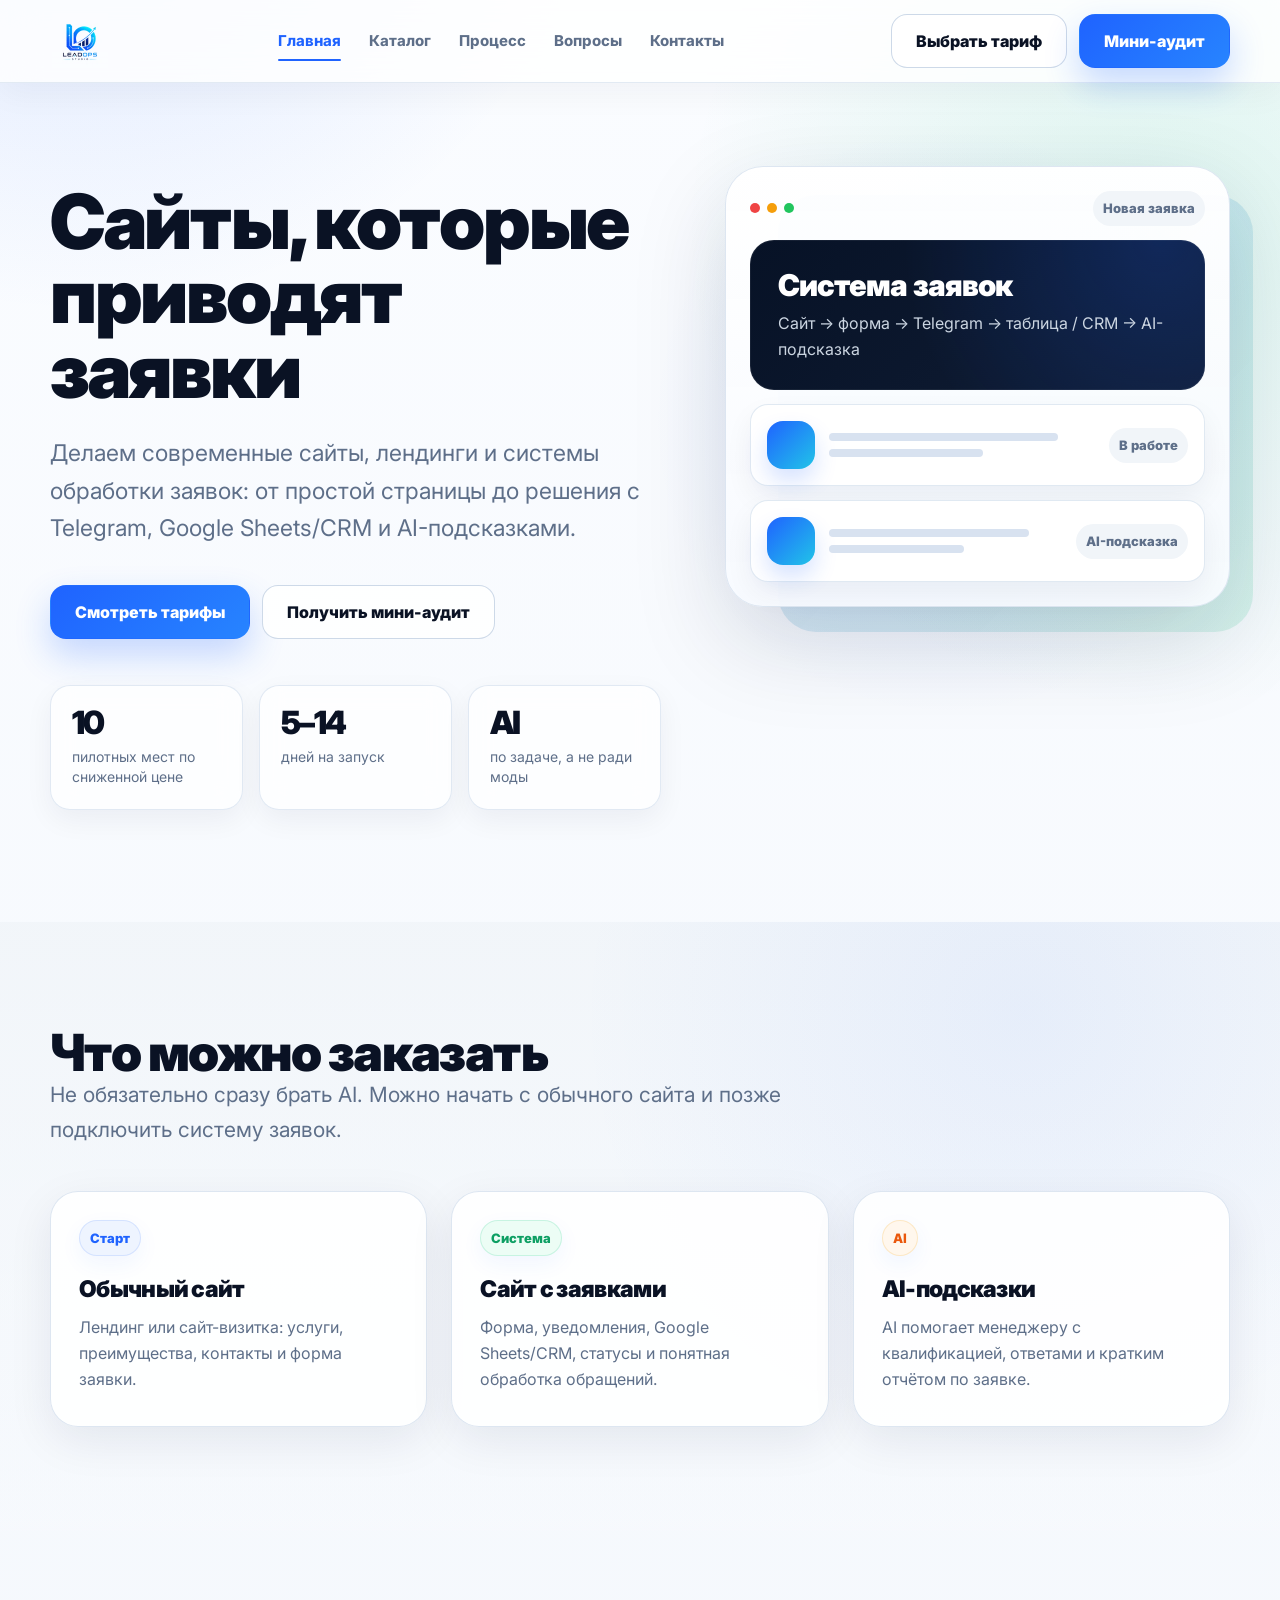
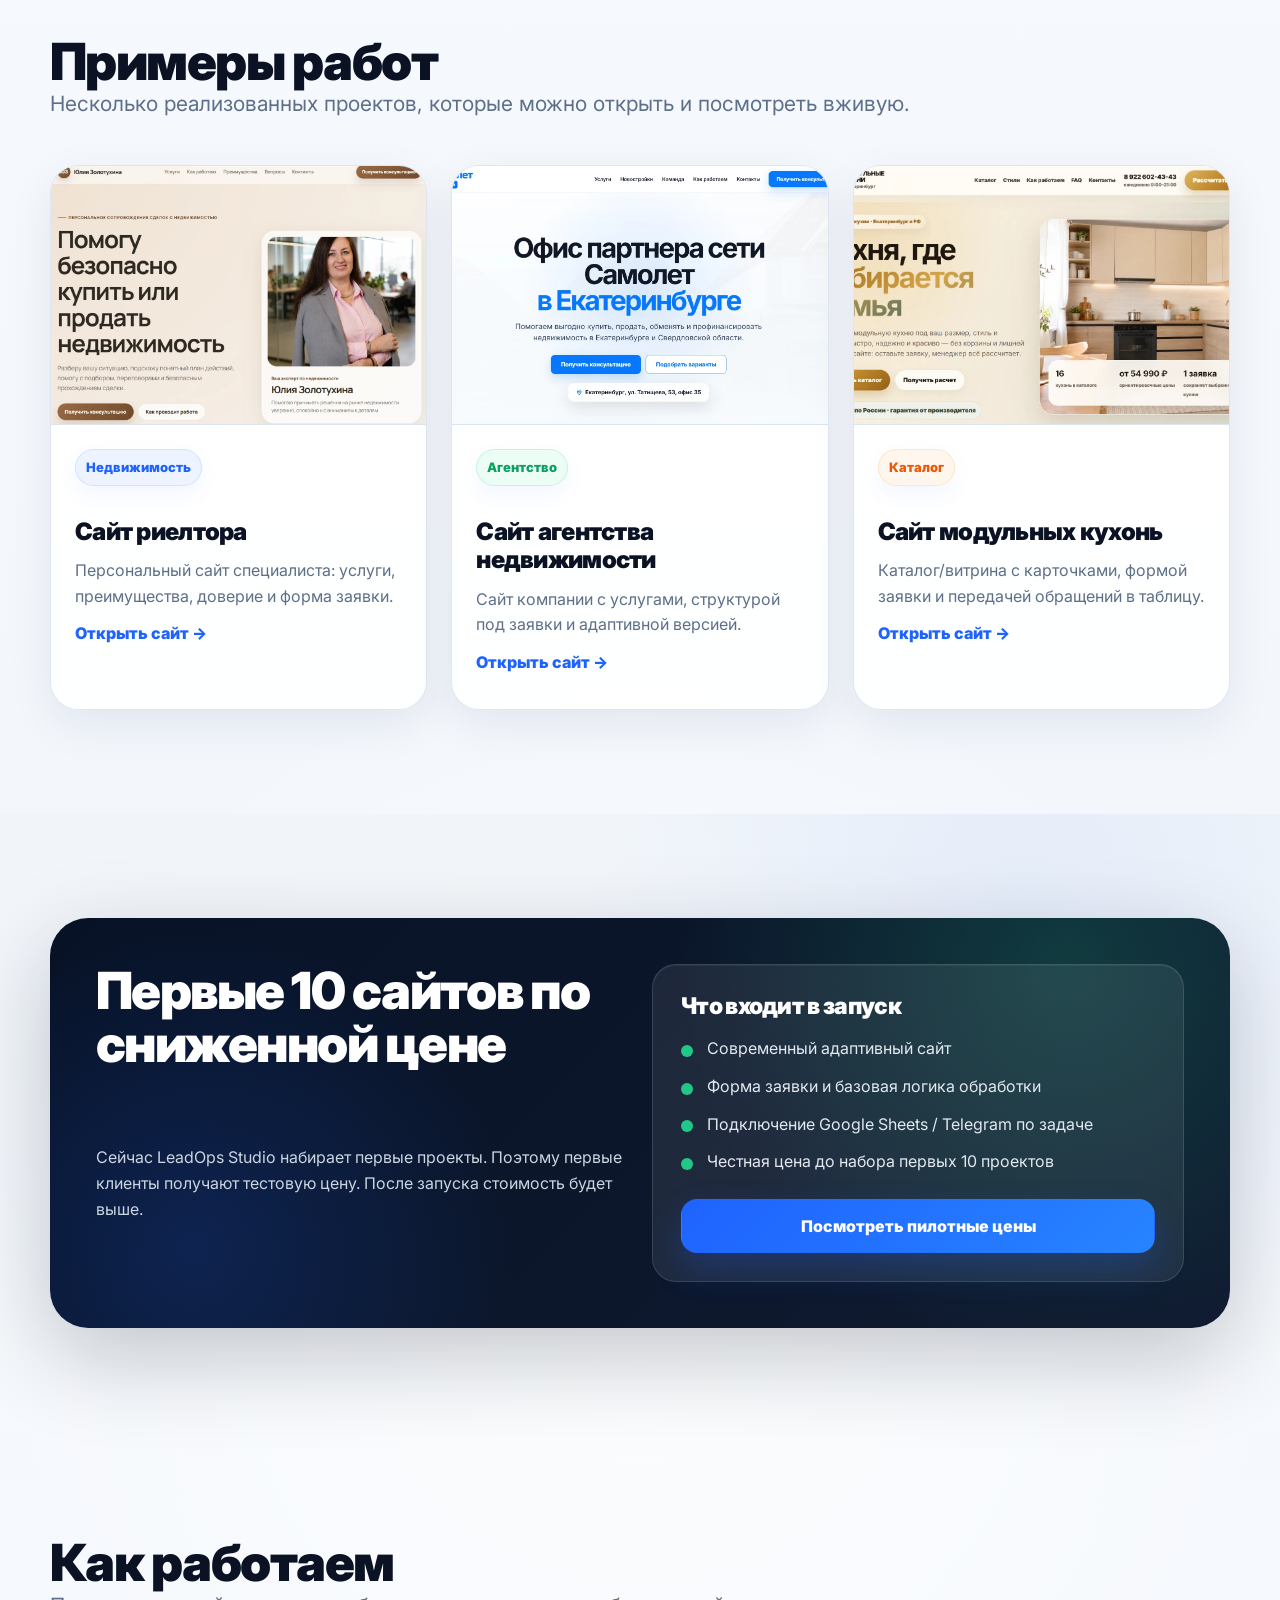
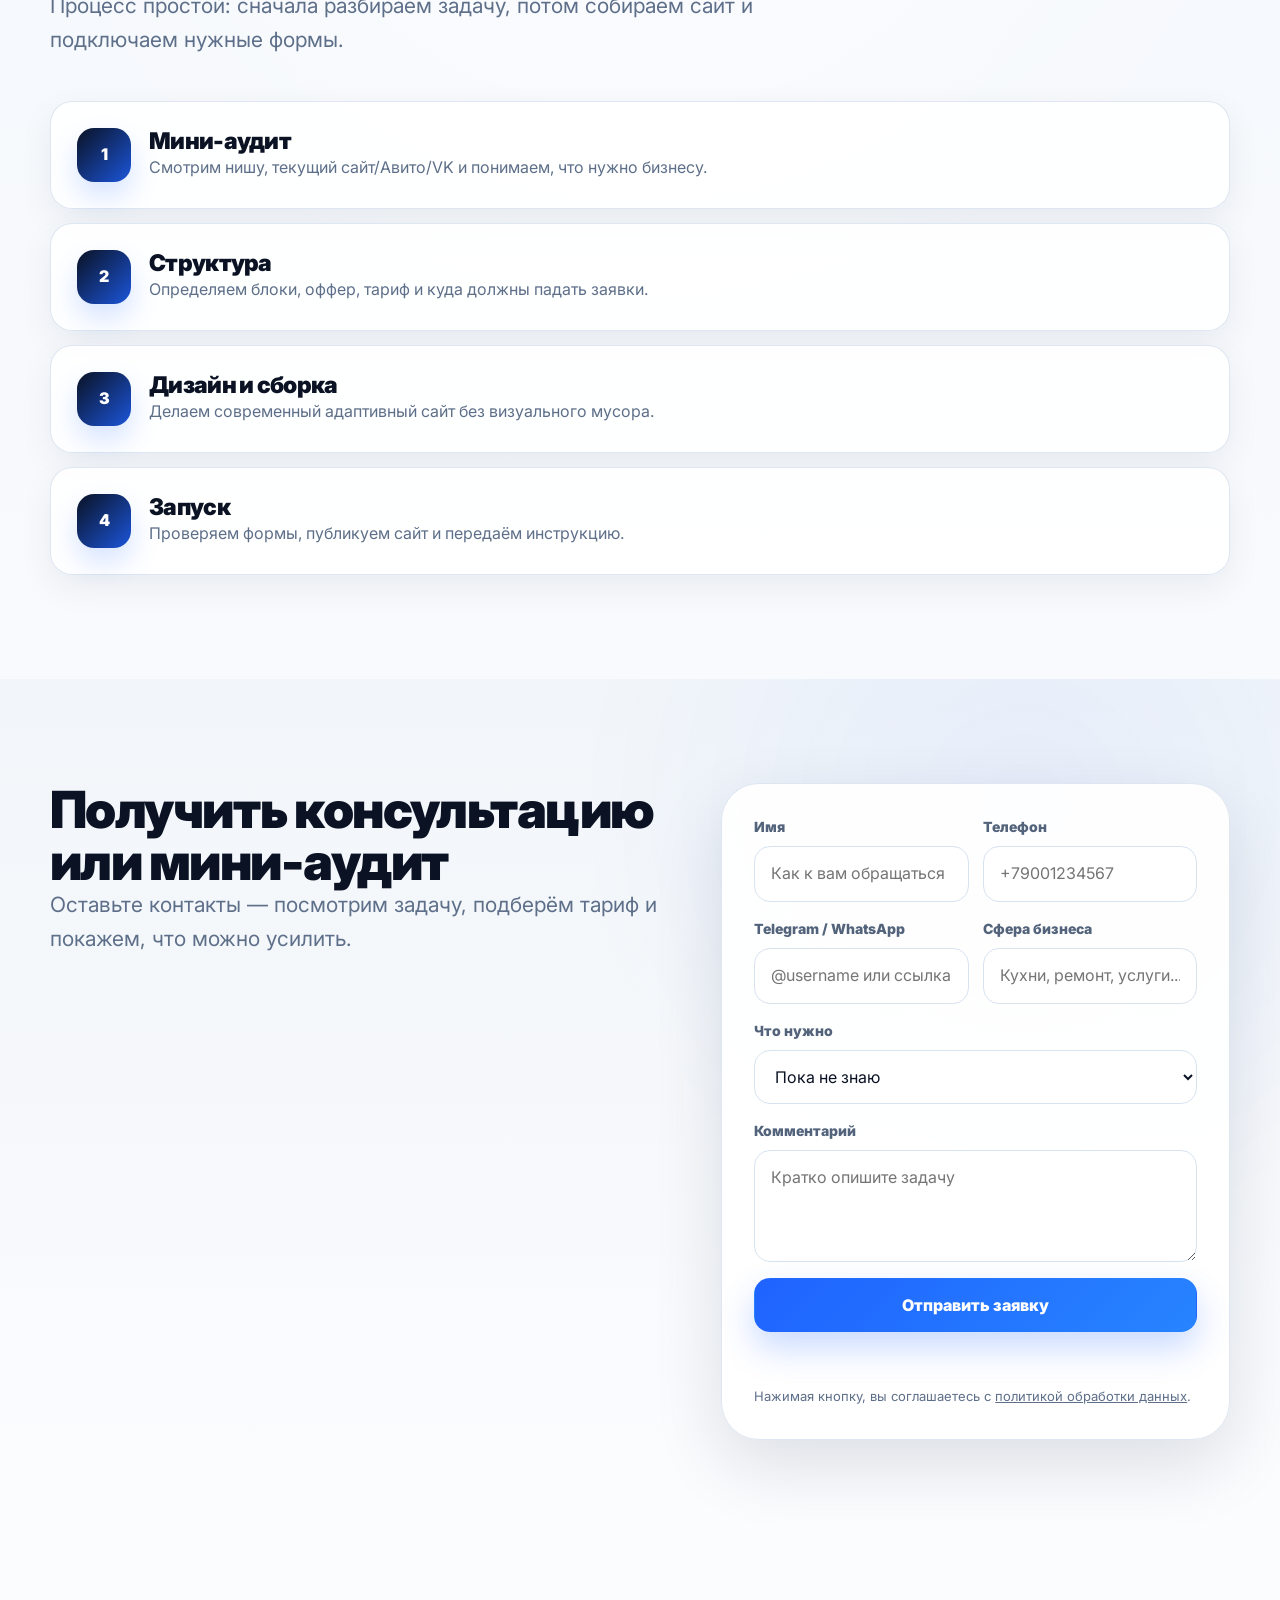
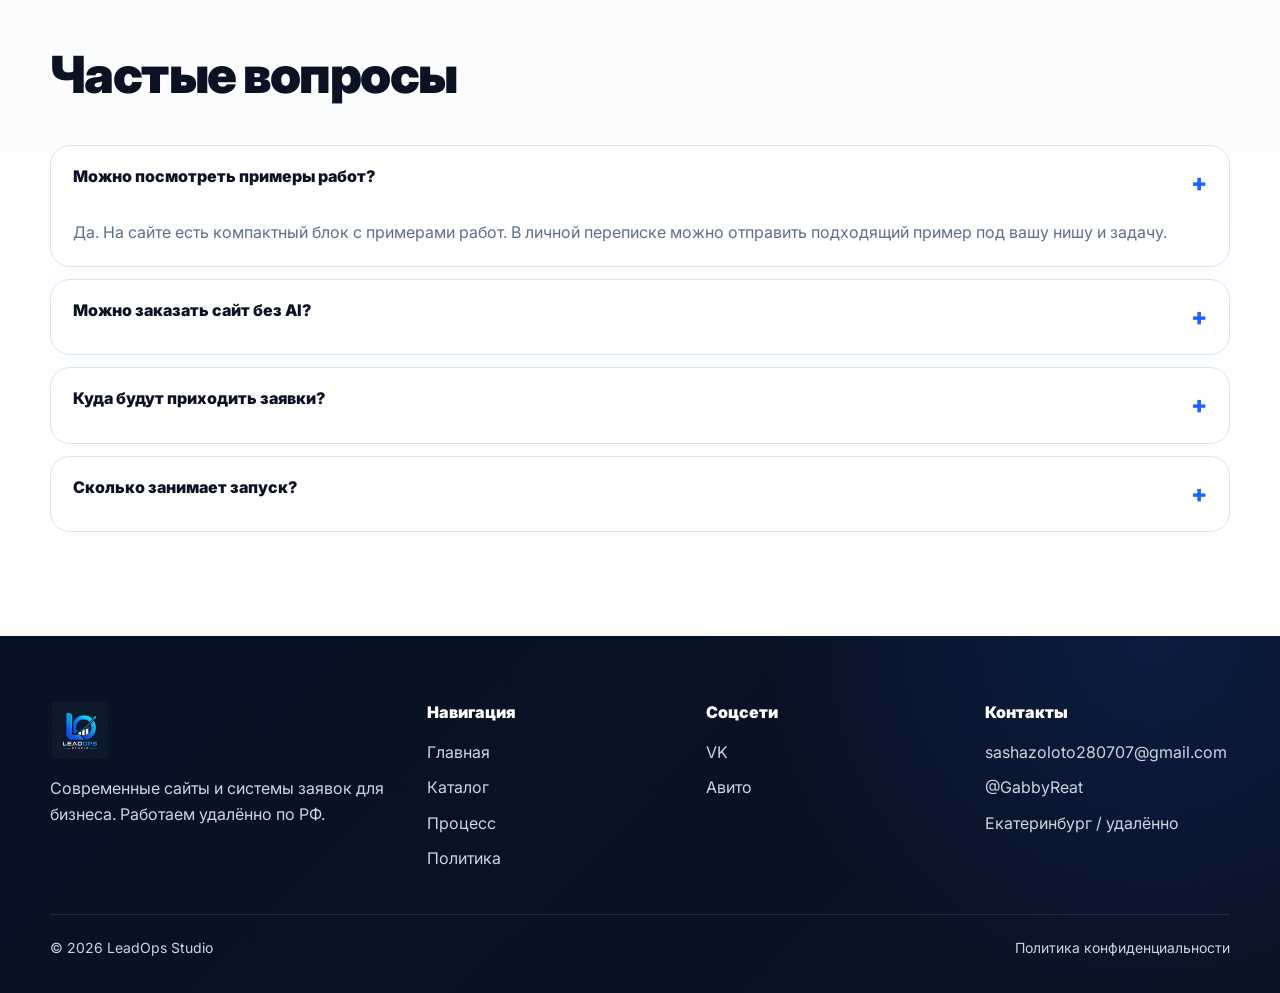
<file: index.html>
<!doctype html>
<html lang="ru">
<head>
<meta charset="utf-8">
<meta name="viewport" content="width=device-width, initial-scale=1">
<link rel="icon" type="image/webp" href="assets/img/logo/logo.webp">
<link rel="preconnect" href="https://fonts.googleapis.com">
<link rel="preconnect" href="https://fonts.gstatic.com" crossorigin>
<link href="https://fonts.googleapis.com/css2?family=Inter:wght@400;500;600;700;800;900&display=swap" rel="stylesheet">
<link rel="stylesheet" href="assets/css/main.css?v=2026.05.27.2148">
<title>LeadOps Studio — сайты и системы заявок для бизнеса</title>
<meta name="description" content="Современные сайты, лендинги и системы обработки заявок для бизнеса: формы, Telegram, Google Sheets/CRM и AI-подсказки.">
</head>
<body>
<header class="site-header">
  <div class="container header-inner">
    <a class="logo" href="index.html" aria-label="LeadOps Studio"><img src="assets/img/logo/logo.webp" alt="LeadOps Studio"></a>
    <nav class="nav" data-nav aria-label="Основная навигация">
      <a href="index.html" class="is-active">Главная</a>
      <a href="catalog.html" class="">Каталог</a>
      <a href="process.html" class="">Процесс</a>
      <a href="index.html#faq">Вопросы</a>
      <a href="#contacts">Контакты</a>
    </nav>
    <div class="header-actions">
      <a class="btn btn--ghost" href="catalog.html">Выбрать тариф</a>
      <a class="btn btn--primary" href="index.html#lead-form">Мини-аудит</a>
      <button class="menu-toggle" type="button" data-menu-toggle aria-label="Открыть меню" aria-expanded="false"><span></span><span></span><span></span></button>
    </div>
  </div>
</header>

<main class="page-main">
  <section class="hero">
    <div class="container split split--start">
      <div class="hero-copy">
        <h1>Сайты, которые приводят заявки</h1>
        <p class="lead">Делаем современные сайты, лендинги и системы обработки заявок: от простой страницы до решения с Telegram, Google Sheets/CRM и AI-подсказками.</p>
        <div class="inline hero-actions"><a class="btn btn--primary" href="catalog.html">Смотреть тарифы</a><a class="btn btn--ghost" href="#lead-form">Получить мини-аудит</a></div>
        <div class="hero-stats"><div class="stat"><strong>10</strong><span>пилотных мест по сниженной цене</span></div><div class="stat"><strong>5–14</strong><span>дней на запуск</span></div><div class="stat"><strong>AI</strong><span>по задаче, а не ради моды</span></div></div>
      </div>
      <div class="hero-ui">
        <div class="browser">
          <div class="browser-top"><div class="dots"><span></span><span></span><span></span></div><span class="browser-tag">Новая заявка</span></div>
          <div class="screen-dark"><h3>Система заявок</h3><p>Сайт → форма → Telegram → таблица / CRM → AI-подсказка</p></div>
          <div class="lead-row"><div class="lead-icon"></div><div class="lead-lines"><span></span><span></span></div><span class="browser-tag">В работе</span></div>
          <div class="lead-row"><div class="lead-icon"></div><div class="lead-lines"><span></span><span></span></div><span class="browser-tag">AI-подсказка</span></div>
        </div>
      </div>
    </div>
  </section>

  <section class="section section--soft">
    <div class="container">
      <div class="section-head"><h2>Что можно заказать</h2><p class="lead">Не обязательно сразу брать AI. Можно начать с обычного сайта и позже подключить систему заявок.</p></div>
      <div class="grid grid-3 offer-grid">
        <div class="card"><span class="badge">Старт</span><h3>Обычный сайт</h3><p class="text-muted">Лендинг или сайт-визитка: услуги, преимущества, контакты и форма заявки.</p></div>
        <div class="card"><span class="badge badge--green">Система</span><h3>Сайт с заявками</h3><p class="text-muted">Форма, уведомления, Google Sheets/CRM, статусы и понятная обработка обращений.</p></div>
        <div class="card"><span class="badge badge--orange">AI</span><h3>AI-подсказки</h3><p class="text-muted">AI помогает менеджеру с квалификацией, ответами и кратким отчётом по заявке.</p></div>
      </div>
    </div>
  </section>




  <section class="section" id="projects">
    <div class="container">
      <div class="section-head section-head--row">
        <div>
          <h2>Примеры работ</h2>
          <p class="lead">Несколько реализованных проектов, которые можно открыть и посмотреть вживую.</p>
        </div>
      </div>
      <div class="work-grid">
        <article class="card work-card">
          <a class="work-media" href="https://alexandr2807.github.io/landing/" target="_blank" rel="noopener" aria-label="Открыть сайт риелтора">
            <img src="assets\img\projects\01-realtor-landing-preview.webp" alt="Скрин сайта риелтора">
          </a>
          <div class="work-body">
            <span class="badge">Недвижимость</span>
            <h3>Сайт риелтора</h3>
            <p class="text-muted">Персональный сайт специалиста: услуги, преимущества, доверие и форма заявки.</p>
            <a class="link-arrow" href="https://alexandr2807.github.io/landing/" target="_blank" rel="noopener">Открыть сайт →</a>
          </div>
        </article>
        <article class="card work-card">
          <a class="work-media" href="https://samoletplus-ekb.ru/" target="_blank" rel="noopener" aria-label="Открыть сайт агентства недвижимости">
            <img src="assets\img\projects\03-real-estate-agency-preview.webp" alt="Скрин сайта агентства недвижимости">
          </a>
          <div class="work-body">
            <span class="badge badge--green">Агентство</span>
            <h3>Сайт агентства недвижимости</h3>
            <p class="text-muted">Сайт компании с услугами, структурой под заявки и адаптивной версией.</p>
            <a class="link-arrow" href="https://samoletplus-ekb.ru/" target="_blank" rel="noopener">Открыть сайт →</a>
          </div>
        </article>
        <article class="card work-card">
          <a class="work-media" href="https://alexandr2807.github.io/modular-kitchens/" target="_blank" rel="noopener" aria-label="Открыть сайт модульных кухонь">
            <img src="assets\img\projects\02-modular-kitchens-preview.webp" alt="Скрин сайта модульных кухонь">
          </a>
          <div class="work-body">
            <span class="badge badge--orange">Каталог</span>
            <h3>Сайт модульных кухонь</h3>
            <p class="text-muted">Каталог/витрина с карточками, формой заявки и передачей обращений в таблицу.</p>
            <a class="link-arrow" href="https://alexandr2807.github.io/modular-kitchens/" target="_blank" rel="noopener">Открыть сайт →</a>
          </div>
        </article>
      </div>
    </div>
  </section>

  <section class="section section--soft">
    <div class="container">
      <div class="pilot-banner">
        <div class="grid grid-2">
          <div class="stack">
            <h2>Первые 10 сайтов по сниженной цене</h2>
            <p>Сейчас LeadOps Studio набирает первые проекты. Поэтому первые клиенты получают тестовую цену. После запуска стоимость будет выше.</p>
          </div>
          <div class="pilot-side">
            <h3>Что входит в запуск</h3>
            <ul class="list-check">
              <li>Современный адаптивный сайт</li>
              <li>Форма заявки и базовая логика обработки</li>
              <li>Подключение Google Sheets / Telegram по задаче</li>
              <li>Честная цена до набора первых 10 проектов</li>
            </ul>
            <a class="btn btn--primary btn--wide" href="catalog.html">Посмотреть пилотные цены</a>
          </div>
        </div>
      </div>
    </div>
  </section>

  <section class="section">
    <div class="container">
      <div class="section-head"><h2>Как работаем</h2><p class="lead">Процесс простой: сначала разбираем задачу, потом собираем сайт и подключаем нужные формы.</p></div>
      <div class="steps">
        <div class="step"><div class="step-number">1</div><div><h3>Мини-аудит</h3><p class="text-muted">Смотрим нишу, текущий сайт/Авито/VK и понимаем, что нужно бизнесу.</p></div></div>
        <div class="step"><div class="step-number">2</div><div><h3>Структура</h3><p class="text-muted">Определяем блоки, оффер, тариф и куда должны падать заявки.</p></div></div>
        <div class="step"><div class="step-number">3</div><div><h3>Дизайн и сборка</h3><p class="text-muted">Делаем современный адаптивный сайт без визуального мусора.</p></div></div>
        <div class="step"><div class="step-number">4</div><div><h3>Запуск</h3><p class="text-muted">Проверяем формы, публикуем сайт и передаём инструкцию.</p></div></div>
      </div>
    </div>
  </section>

  <section class="section section--soft" id="lead-form">
    <div class="container split split--start">
      <div class="section-head sticky-copy">
        <h2>Получить консультацию или мини-аудит</h2>
        <p class="lead">Оставьте контакты — посмотрим задачу, подберём тариф и покажем, что можно усилить.</p>
      </div>
      <div class="cta-card"><form class="form" data-lead-form id="lead-form">
  <input type="hidden" name="selected_tariff" value="Не выбран / заявка с главной">
  <input type="hidden" name="source" value="website_form">
  <div class="form-row">
    <div class="field"><label for="name">Имя</label><input id="name" name="name" type="text" placeholder="Как к вам обращаться" required></div>
    <div class="field"><label for="phone">Телефон</label><input id="phone" name="phone" type="tel" placeholder="+79001234567" required></div>
  </div>
  <div class="form-row">
    <div class="field"><label for="messenger">Telegram / WhatsApp</label><input id="messenger" name="messenger" type="text" placeholder="@username или ссылка"></div>
    <div class="field"><label for="business">Сфера бизнеса</label><input id="business" name="business" type="text" placeholder="Кухни, ремонт, услуги..."></div>
  </div>
  <div class="field"><label for="need">Что нужно</label><select id="need" name="need"><option value="Пока не знаю">Пока не знаю</option><option value="Обычный сайт">Обычный сайт</option><option value="Сайт с системой заявок">Сайт с системой заявок</option><option value="AI / автоматизация">AI / автоматизация</option></select></div>
  <div class="field"><label for="comment">Комментарий</label><textarea id="comment" name="comment" placeholder="Кратко опишите задачу"></textarea></div>
  <button class="btn btn--primary btn--wide" type="submit" data-default-text="Отправить заявку">Отправить заявку</button>
  <div class="form-status" data-form-status></div>
  <p class="form-note">Нажимая кнопку, вы соглашаетесь с <a href="privacy.html">политикой обработки данных</a>.</p>
</form></div>
    </div>
  </section>

  <section class="section" id="faq">
    <div class="container">
      <div class="section-head"><h2>Частые вопросы</h2></div>
      <div class="faq">
        <div class="faq-item is-open" data-faq-item><button class="faq-question" type="button" data-faq-question>Можно посмотреть примеры работ?<span>+</span></button><div class="faq-answer">Да. На сайте есть компактный блок с примерами работ. В личной переписке можно отправить подходящий пример под вашу нишу и задачу.</div></div>
        <div class="faq-item" data-faq-item><button class="faq-question" type="button" data-faq-question>Можно заказать сайт без AI?<span>+</span></button><div class="faq-answer">Да. Можно начать с обычного сайта, а систему заявок или AI подключить позже.</div></div>
        <div class="faq-item" data-faq-item><button class="faq-question" type="button" data-faq-question>Куда будут приходить заявки?<span>+</span></button><div class="faq-answer">В Telegram, Google Sheets, CRM-таблицу или на почту — зависит от тарифа.</div></div>
        <div class="faq-item" data-faq-item><button class="faq-question" type="button" data-faq-question>Сколько занимает запуск?<span>+</span></button><div class="faq-answer">Обычный сайт — от 5–7 дней. Система заявок обычно занимает 7–14 дней.</div></div>
      </div>
    </div>
  </section>
</main>
<footer class="site-footer" id="contacts">
  <div class="container">
    <div class="footer-grid">
      <div class="stack">
        <a class="logo" href="index.html" aria-label="LeadOps Studio"><img src="assets/img/logo/logo-footer.webp" alt="LeadOps Studio"></a>
        <p>Современные сайты и системы заявок для бизнеса. Работаем удалённо по РФ.</p>
      </div>
      <div><div class="footer-title">Навигация</div><div class="footer-links"><a href="index.html">Главная</a><a href="catalog.html">Каталог</a><a href="process.html">Процесс</a><a href="privacy.html">Политика</a></div></div>
      <div><div class="footer-title">Соцсети</div><div class="footer-links"><a href="https://vk.com/club238644247" target="_blank" rel="noopener">VK</a><a href="https://www.avito.ru/ekaterinburg/predlozheniya_uslug/sayt_sistema_zayavok_dlya_biznesa_pod_klyuch_8059595661" target="_blank" rel="noopener">Авито</a></div></div>
      <div><div class="footer-title">Контакты</div><div class="footer-links"><a href="mailto:sashazoloto280707@gmail.com">sashazoloto280707@gmail.com</a><a href="https://t.me/GabbyReat" target="_blank" rel="noopener">@GabbyReat</a><span>Екатеринбург / удалённо</span></div></div>
    </div>
    <div class="footer-bottom"><span>© <span data-year></span> LeadOps Studio</span><a href="privacy.html">Политика конфиденциальности</a></div>
  </div>
</footer>
<script src="assets/js/config.js?v=2026.05.27.2148"></script>
<script type="module" src="assets/js/app.js?v=2026.05.27.2148"></script>
</body>
</html>
</file>
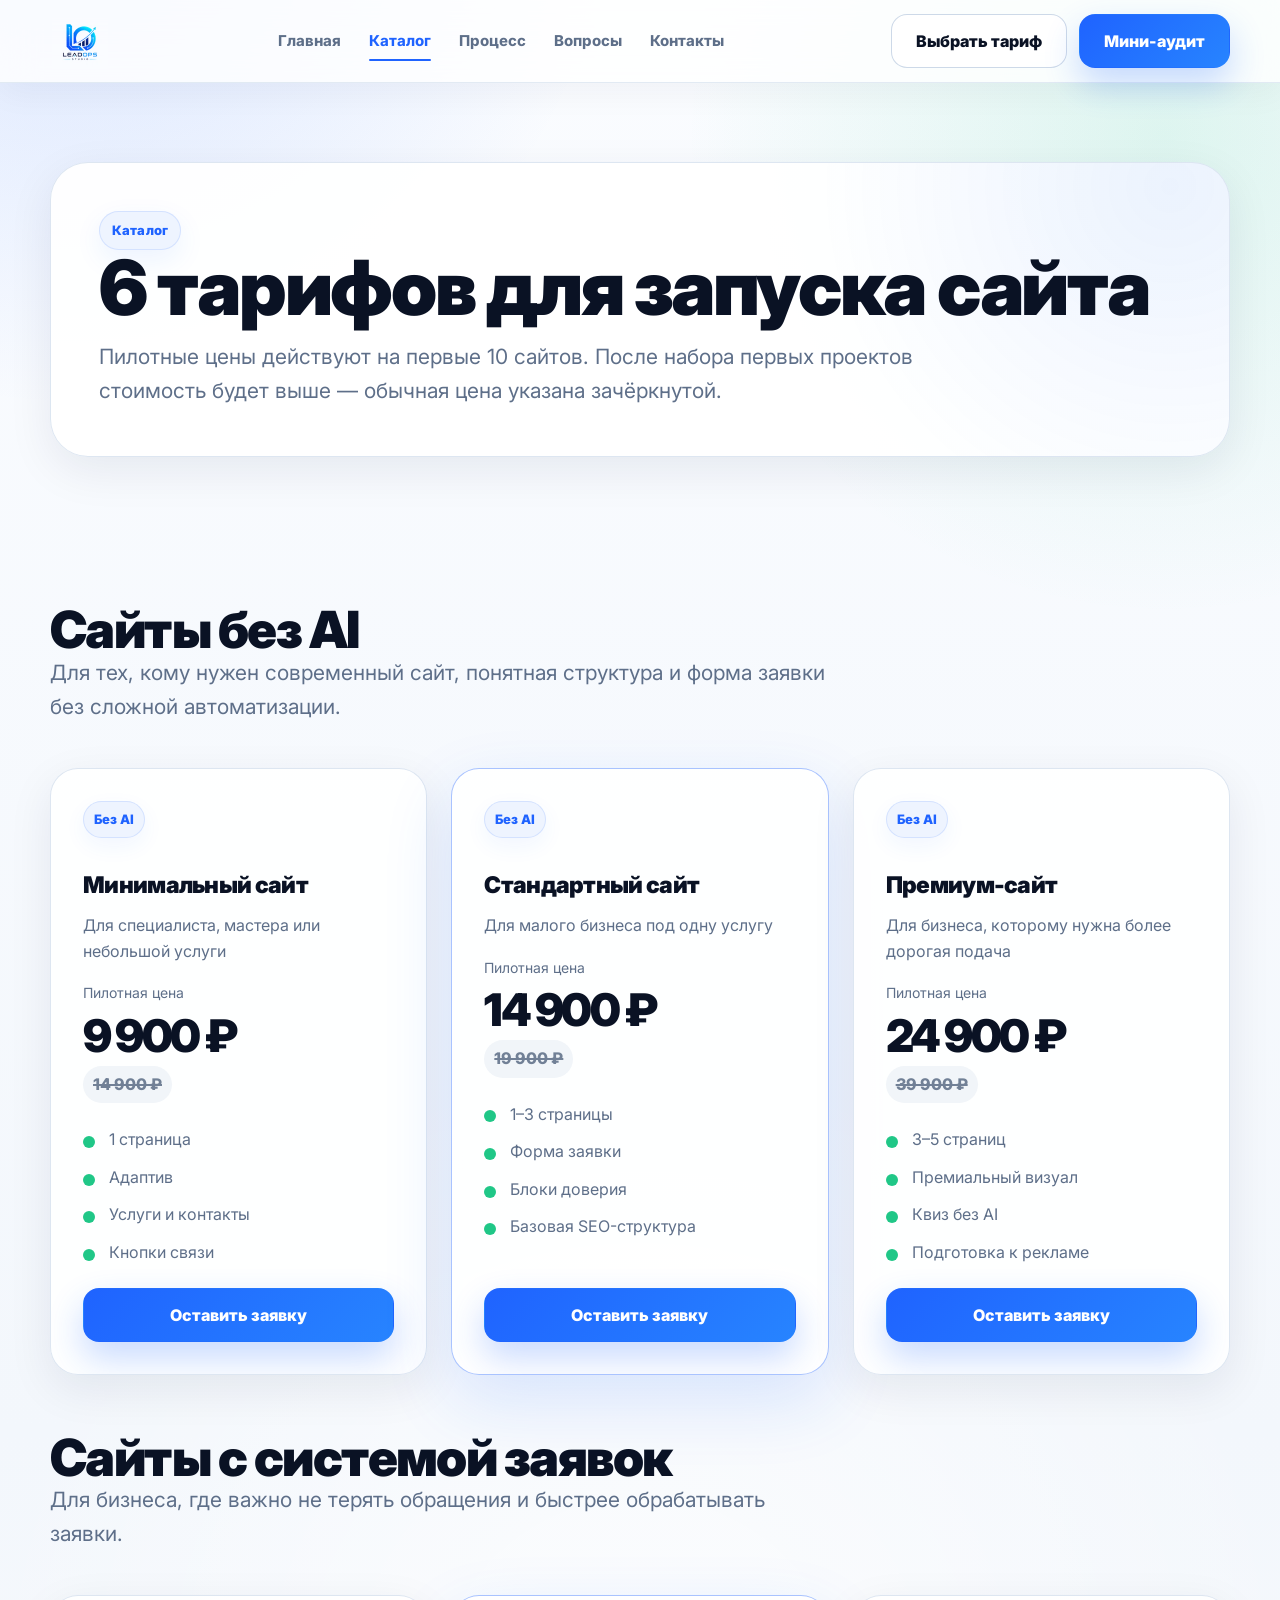
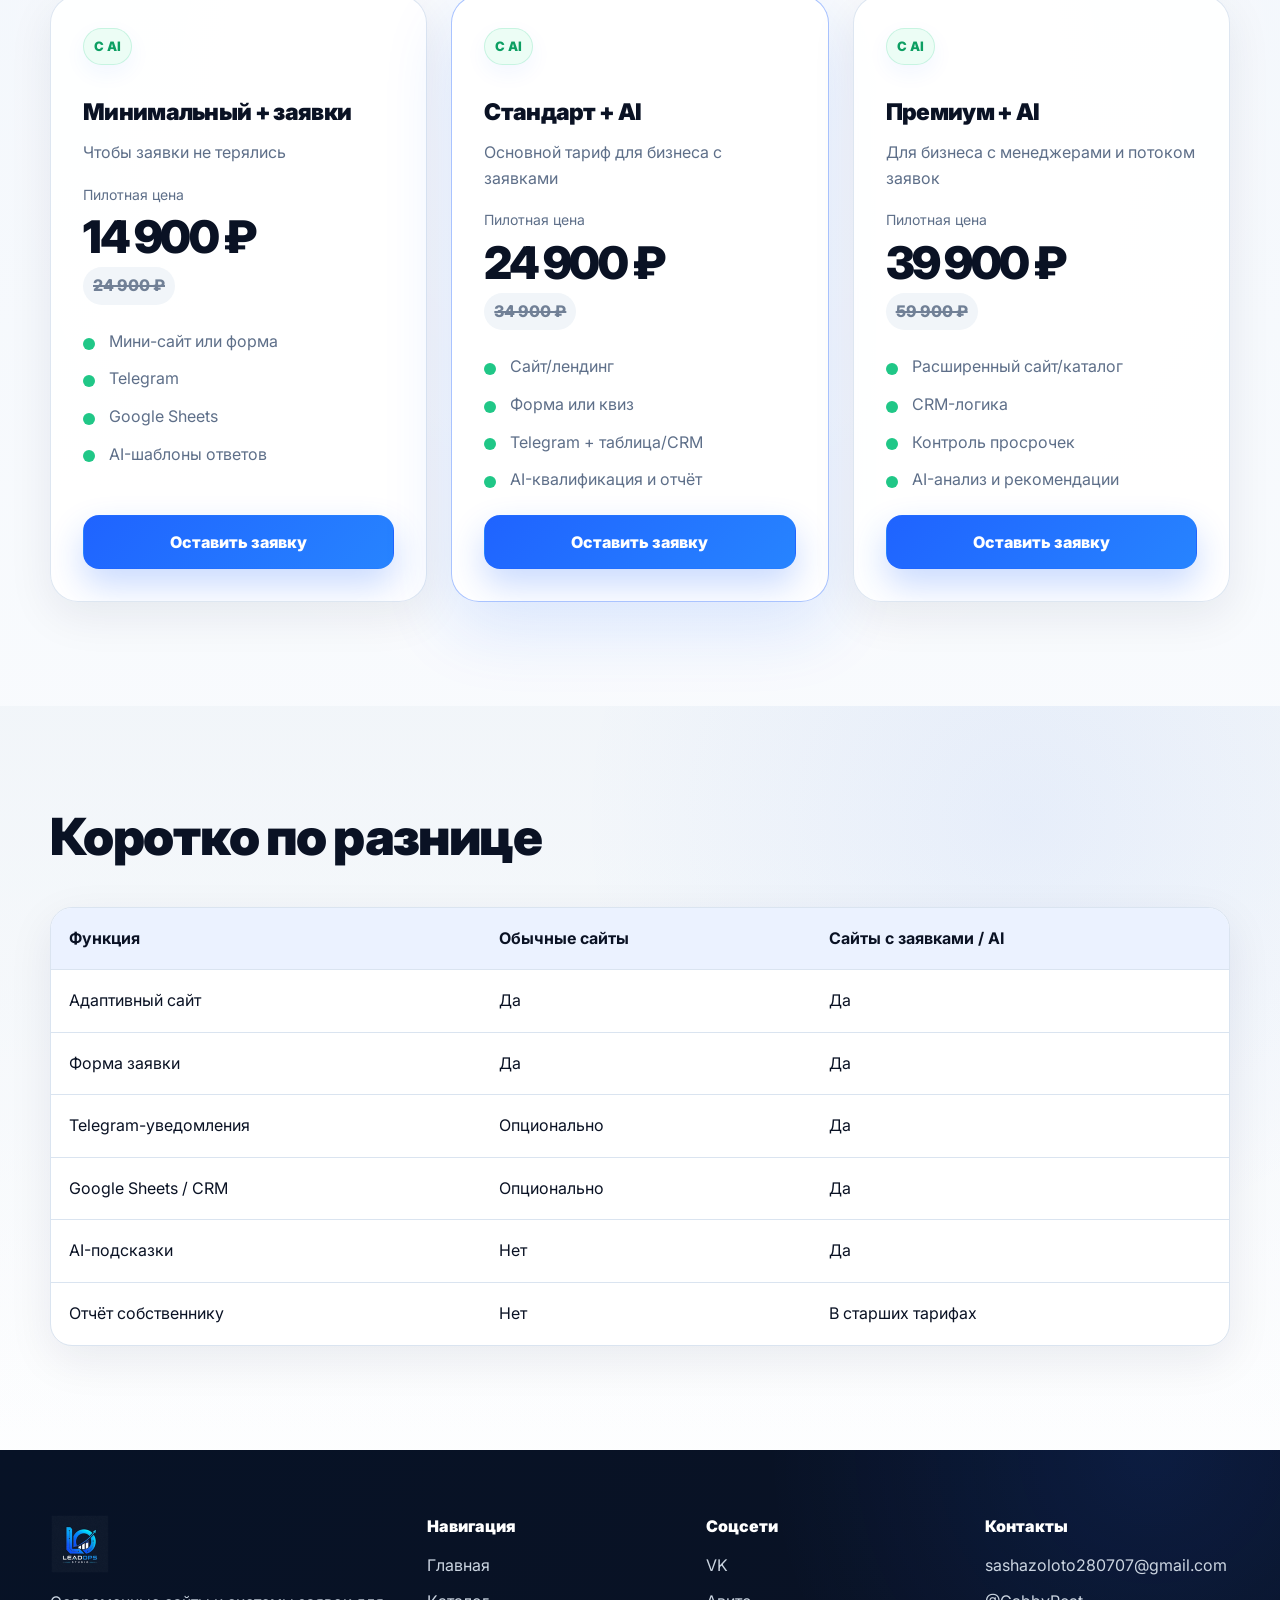
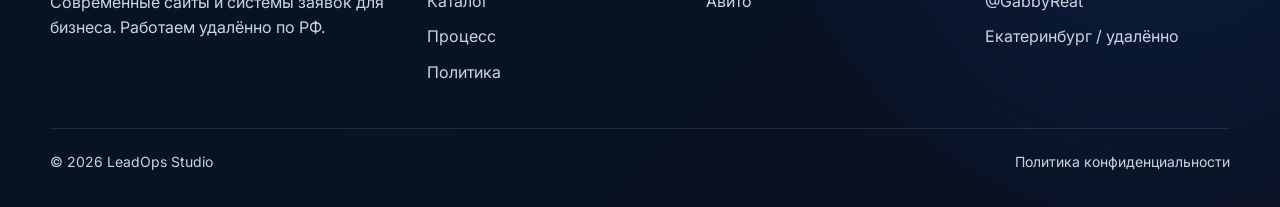
<file: catalog.html>
<!doctype html>
<html lang="ru">
<head>
<meta charset="utf-8">
<meta name="viewport" content="width=device-width, initial-scale=1">
<link rel="icon" type="image/webp" href="assets/img/logo/logo.webp">
<link rel="preconnect" href="https://fonts.googleapis.com">
<link rel="preconnect" href="https://fonts.gstatic.com" crossorigin>
<link href="https://fonts.googleapis.com/css2?family=Inter:wght@400;500;600;700;800;900&display=swap" rel="stylesheet">
<link rel="stylesheet" href="assets/css/main.css?v=2026.05.27.2148">
<title>Каталог тарифов — LeadOps Studio</title>
<meta name="description" content="6 тарифов LeadOps Studio: обычные сайты и сайты с системой заявок / AI. Пилотные цены на первые 10 проектов.">
</head>
<body>
<header class="site-header">
  <div class="container header-inner">
    <a class="logo" href="index.html" aria-label="LeadOps Studio"><img src="assets/img/logo/logo.webp" alt="LeadOps Studio"></a>
    <nav class="nav" data-nav aria-label="Основная навигация">
      <a href="index.html" class="">Главная</a>
      <a href="catalog.html" class="is-active">Каталог</a>
      <a href="process.html" class="">Процесс</a>
      <a href="index.html#faq">Вопросы</a>
      <a href="#contacts">Контакты</a>
    </nav>
    <div class="header-actions">
      <a class="btn btn--ghost" href="catalog.html">Выбрать тариф</a>
      <a class="btn btn--primary" href="index.html#lead-form">Мини-аудит</a>
      <button class="menu-toggle" type="button" data-menu-toggle aria-label="Открыть меню" aria-expanded="false"><span></span><span></span><span></span></button>
    </div>
  </div>
</header>

<main class="page-main">
  <section class="page-hero">
    <div class="container">
      <div class="page-hero-card">
        <span class="eyebrow">Каталог</span>
        <h1>6 тарифов для запуска сайта</h1>
        <p class="lead">Пилотные цены действуют на первые 10 сайтов. После набора первых проектов стоимость будет выше — обычная цена указана зачёркнутой.</p>
      </div>
    </div>
  </section>

  <section class="section">
    <div class="container">
      <div class="section-head"><h2>Сайты без AI</h2><p class="lead">Для тех, кому нужен современный сайт, понятная структура и форма заявки без сложной автоматизации.</p></div>
      <div class="tariff-grid">
        <article class="card tariff-card ">
      <span class="badge">Без AI</span>
      <h3>Минимальный сайт</h3>
      <p class="text-muted">Для специалиста, мастера или небольшой услуги</p>
      <div class="price-box">
        <span class="text-small">Пилотная цена</span>
        <div class="price-current">9 900 ₽</div>
        <span class="price-old">14 900 ₽</span>
      </div>
      <ul class="list-check"><li>1 страница</li><li>Адаптив</li><li>Услуги и контакты</li><li>Кнопки связи</li></ul>
      <button class="btn btn--primary btn--wide" type="button" data-open-tariff data-tariff="Минимальный сайт" data-price="9 900 ₽">Оставить заявку</button>
    </article>
        <article class="card tariff-card is-featured">
      <span class="badge">Без AI</span>
      <h3>Стандартный сайт</h3>
      <p class="text-muted">Для малого бизнеса под одну услугу</p>
      <div class="price-box">
        <span class="text-small">Пилотная цена</span>
        <div class="price-current">14 900 ₽</div>
        <span class="price-old">19 900 ₽</span>
      </div>
      <ul class="list-check"><li>1–3 страницы</li><li>Форма заявки</li><li>Блоки доверия</li><li>Базовая SEO-структура</li></ul>
      <button class="btn btn--primary btn--wide" type="button" data-open-tariff data-tariff="Стандартный сайт" data-price="14 900 ₽">Оставить заявку</button>
    </article>
        <article class="card tariff-card ">
      <span class="badge">Без AI</span>
      <h3>Премиум-сайт</h3>
      <p class="text-muted">Для бизнеса, которому нужна более дорогая подача</p>
      <div class="price-box">
        <span class="text-small">Пилотная цена</span>
        <div class="price-current">24 900 ₽</div>
        <span class="price-old">39 900 ₽</span>
      </div>
      <ul class="list-check"><li>3–5 страниц</li><li>Премиальный визуал</li><li>Квиз без AI</li><li>Подготовка к рекламе</li></ul>
      <button class="btn btn--primary btn--wide" type="button" data-open-tariff data-tariff="Премиум-сайт" data-price="24 900 ₽">Оставить заявку</button>
    </article>
      </div>

      <div class="tariff-group">
        <div class="section-head"><h2>Сайты с системой заявок</h2><p class="lead">Для бизнеса, где важно не терять обращения и быстрее обрабатывать заявки.</p></div>
        <div class="tariff-grid">
          <article class="card tariff-card ">
      <span class="badge badge--green">С AI</span>
      <h3>Минимальный + заявки</h3>
      <p class="text-muted">Чтобы заявки не терялись</p>
      <div class="price-box">
        <span class="text-small">Пилотная цена</span>
        <div class="price-current">14 900 ₽</div>
        <span class="price-old">24 900 ₽</span>
      </div>
      <ul class="list-check"><li>Мини-сайт или форма</li><li>Telegram</li><li>Google Sheets</li><li>AI-шаблоны ответов</li></ul>
      <button class="btn btn--primary btn--wide" type="button" data-open-tariff data-tariff="Минимальный + заявки" data-price="14 900 ₽">Оставить заявку</button>
    </article>
          <article class="card tariff-card is-featured">
      <span class="badge badge--green">С AI</span>
      <h3>Стандарт + AI</h3>
      <p class="text-muted">Основной тариф для бизнеса с заявками</p>
      <div class="price-box">
        <span class="text-small">Пилотная цена</span>
        <div class="price-current">24 900 ₽</div>
        <span class="price-old">34 900 ₽</span>
      </div>
      <ul class="list-check"><li>Сайт/лендинг</li><li>Форма или квиз</li><li>Telegram + таблица/CRM</li><li>AI-квалификация и отчёт</li></ul>
      <button class="btn btn--primary btn--wide" type="button" data-open-tariff data-tariff="Стандарт + AI" data-price="24 900 ₽">Оставить заявку</button>
    </article>
          <article class="card tariff-card ">
      <span class="badge badge--green">С AI</span>
      <h3>Премиум + AI</h3>
      <p class="text-muted">Для бизнеса с менеджерами и потоком заявок</p>
      <div class="price-box">
        <span class="text-small">Пилотная цена</span>
        <div class="price-current">39 900 ₽</div>
        <span class="price-old">59 900 ₽</span>
      </div>
      <ul class="list-check"><li>Расширенный сайт/каталог</li><li>CRM-логика</li><li>Контроль просрочек</li><li>AI-анализ и рекомендации</li></ul>
      <button class="btn btn--primary btn--wide" type="button" data-open-tariff data-tariff="Премиум + AI" data-price="39 900 ₽">Оставить заявку</button>
    </article>
        </div>
      </div>
    </div>
  </section>

  <section class="section section--soft">
    <div class="container">
      <div class="section-head"><h2>Коротко по разнице</h2></div>
      <div class="compare-table"><table><thead><tr><th>Функция</th><th>Обычные сайты</th><th>Сайты с заявками / AI</th></tr></thead><tbody>
        <tr><td>Адаптивный сайт</td><td>Да</td><td>Да</td></tr>
        <tr><td>Форма заявки</td><td>Да</td><td>Да</td></tr>
        <tr><td>Telegram-уведомления</td><td>Опционально</td><td>Да</td></tr>
        <tr><td>Google Sheets / CRM</td><td>Опционально</td><td>Да</td></tr>
        <tr><td>AI-подсказки</td><td>Нет</td><td>Да</td></tr>
        <tr><td>Отчёт собственнику</td><td>Нет</td><td>В старших тарифах</td></tr>
      </tbody></table></div>
    </div>
  </section>
</main>

<div class="modal" data-tariff-modal aria-hidden="true">
  <div class="modal-backdrop" data-modal-close></div>
  <div class="modal-dialog" role="dialog" aria-modal="true" aria-labelledby="modal-title">
    <button class="modal-close" type="button" data-modal-close aria-label="Закрыть">×</button>
    <div class="modal-head">
      <h2 id="modal-title" data-modal-title>Заявка на тариф</h2>
      <p class="lead" data-modal-subtitle>Оставьте контакты — уточним задачу и объём работ.</p>
    </div>
    <form class="form form--compact" data-lead-form >
  <input type="hidden" name="selected_tariff" value="" data-selected-tariff>
  <input type="hidden" name="source" value="website_form">
  <div class="form-row">
    <div class="field"><label for="name">Имя</label><input id="name" name="name" type="text" placeholder="Как к вам обращаться" required></div>
    <div class="field"><label for="phone">Телефон</label><input id="phone" name="phone" type="tel" placeholder="+7..." required></div>
  </div>
  <div class="form-row">
    <div class="field"><label for="messenger">Telegram / WhatsApp</label><input id="messenger" name="messenger" type="text" placeholder="@username или ссылка"></div>
    <div class="field"><label for="business">Сфера бизнеса</label><input id="business" name="business" type="text" placeholder="Кухни, ремонт, услуги..."></div>
  </div>
  <div class="field"><label for="need">Что нужно</label><select id="need" name="need"><option value="Пока не знаю">Пока не знаю</option><option value="Обычный сайт">Обычный сайт</option><option value="Сайт с системой заявок">Сайт с системой заявок</option><option value="AI / автоматизация">AI / автоматизация</option></select></div>
  <div class="field"><label for="comment">Комментарий</label><textarea id="comment" name="comment" placeholder="Кратко опишите задачу"></textarea></div>
  <button class="btn btn--primary btn--wide" type="submit" data-default-text="Отправить заявку">Отправить заявку</button>
  <div class="form-status" data-form-status></div>
  <p class="form-note">Нажимая кнопку, вы соглашаетесь с <a href="privacy.html">политикой обработки данных</a>.</p>
</form>
  </div>
</div>
<footer class="site-footer" id="contacts">
  <div class="container">
    <div class="footer-grid">
      <div class="stack">
        <a class="logo" href="index.html" aria-label="LeadOps Studio"><img src="assets/img/logo/logo-footer.webp" alt="LeadOps Studio"></a>
        <p>Современные сайты и системы заявок для бизнеса. Работаем удалённо по РФ.</p>
      </div>
      <div><div class="footer-title">Навигация</div><div class="footer-links"><a href="index.html">Главная</a><a href="catalog.html">Каталог</a><a href="process.html">Процесс</a><a href="privacy.html">Политика</a></div></div>
      <div><div class="footer-title">Соцсети</div><div class="footer-links"><a href="https://vk.com/club238644247" target="_blank" rel="noopener">VK</a><a href="https://www.avito.ru/ekaterinburg/predlozheniya_uslug/sayt_sistema_zayavok_dlya_biznesa_pod_klyuch_8059595661" target="_blank" rel="noopener">Авито</a></div></div>
      <div><div class="footer-title">Контакты</div><div class="footer-links"><a href="mailto:sashazoloto280707@gmail.com">sashazoloto280707@gmail.com</a><a href="https://t.me/GabbyReat" target="_blank" rel="noopener">@GabbyReat</a><span>Екатеринбург / удалённо</span></div></div>
    </div>
    <div class="footer-bottom"><span>© <span data-year></span> LeadOps Studio</span><a href="privacy.html">Политика конфиденциальности</a></div>
  </div>
</footer>
<script src="assets/js/config.js?v=2026.05.27.2148"></script>
<script type="module" src="assets/js/app.js?v=2026.05.27.2148"></script>
</body>
</html>
</file>
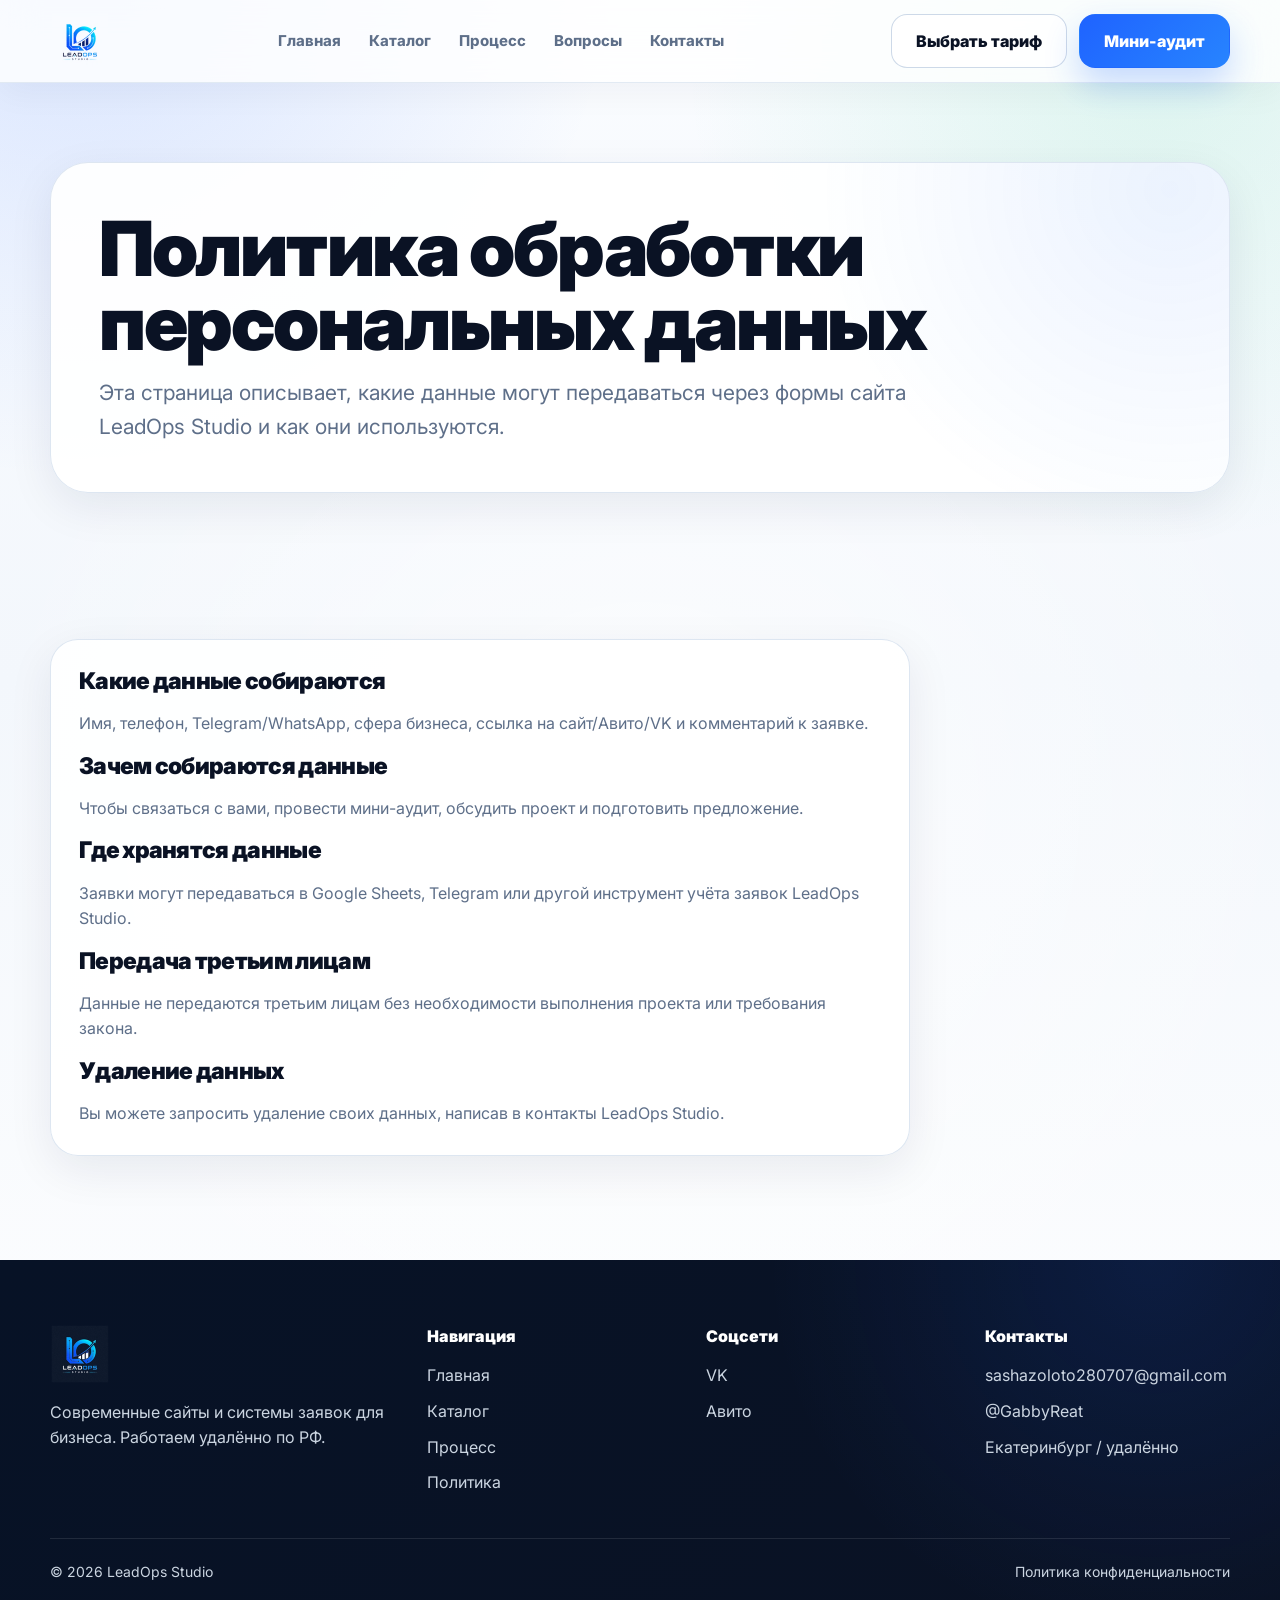
<file: privacy.html>
<!doctype html>
<html lang="ru">
<head>
<meta charset="utf-8">
<meta name="viewport" content="width=device-width, initial-scale=1">
<link rel="icon" type="image/webp" href="assets/img/logo/logo.webp">
<link rel="preconnect" href="https://fonts.googleapis.com">
<link rel="preconnect" href="https://fonts.gstatic.com" crossorigin>
<link href="https://fonts.googleapis.com/css2?family=Inter:wght@400;500;600;700;800;900&display=swap" rel="stylesheet">
<link rel="stylesheet" href="assets/css/main.css?v=2026.05.27.2148">
<title>Политика обработки данных — LeadOps Studio</title>
<meta name="description" content="Политика обработки персональных данных LeadOps Studio.">
</head>
<body>
<header class="site-header">
  <div class="container header-inner">
    <a class="logo" href="index.html" aria-label="LeadOps Studio"><img src="assets/img/logo/logo.webp" alt="LeadOps Studio"></a>
    <nav class="nav" data-nav aria-label="Основная навигация">
      <a href="index.html" class="">Главная</a>
      <a href="catalog.html" class="">Каталог</a>
      <a href="process.html" class="">Процесс</a>
      <a href="index.html#faq">Вопросы</a>
      <a href="#contacts">Контакты</a>
    </nav>
    <div class="header-actions">
      <a class="btn btn--ghost" href="catalog.html">Выбрать тариф</a>
      <a class="btn btn--primary" href="index.html#lead-form">Мини-аудит</a>
      <button class="menu-toggle" type="button" data-menu-toggle aria-label="Открыть меню" aria-expanded="false"><span></span><span></span><span></span></button>
    </div>
  </div>
</header>

<main class="page-main">
  <section class="page-hero"><div class="container"><div class="page-hero-card"><h1>Политика обработки персональных данных</h1><p class="lead">Эта страница описывает, какие данные могут передаваться через формы сайта LeadOps Studio и как они используются.</p></div></div></section>
  <section class="section"><div class="container"><div class="card stack" style="max-width:860px"><h3>Какие данные собираются</h3><p class="text-muted">Имя, телефон, Telegram/WhatsApp, сфера бизнеса, ссылка на сайт/Авито/VK и комментарий к заявке.</p><h3>Зачем собираются данные</h3><p class="text-muted">Чтобы связаться с вами, провести мини-аудит, обсудить проект и подготовить предложение.</p><h3>Где хранятся данные</h3><p class="text-muted">Заявки могут передаваться в Google Sheets, Telegram или другой инструмент учёта заявок LeadOps Studio.</p><h3>Передача третьим лицам</h3><p class="text-muted">Данные не передаются третьим лицам без необходимости выполнения проекта или требования закона.</p><h3>Удаление данных</h3><p class="text-muted">Вы можете запросить удаление своих данных, написав в контакты LeadOps Studio.</p></div></div></section>
</main>
<footer class="site-footer" id="contacts">
  <div class="container">
    <div class="footer-grid">
      <div class="stack">
        <a class="logo" href="index.html" aria-label="LeadOps Studio"><img src="assets/img/logo/logo-footer.webp" alt="LeadOps Studio"></a>
        <p>Современные сайты и системы заявок для бизнеса. Работаем удалённо по РФ.</p>
      </div>
      <div><div class="footer-title">Навигация</div><div class="footer-links"><a href="index.html">Главная</a><a href="catalog.html">Каталог</a><a href="process.html">Процесс</a><a href="privacy.html">Политика</a></div></div>
      <div><div class="footer-title">Соцсети</div><div class="footer-links"><a href="https://vk.com/club238644247" target="_blank" rel="noopener">VK</a><a href="https://www.avito.ru/ekaterinburg/predlozheniya_uslug/sayt_sistema_zayavok_dlya_biznesa_pod_klyuch_8059595661" target="_blank" rel="noopener">Авито</a></div></div>
      <div><div class="footer-title">Контакты</div><div class="footer-links"><a href="mailto:sashazoloto280707@gmail.com">sashazoloto280707@gmail.com</a><a href="https://t.me/GabbyReat" target="_blank" rel="noopener">@GabbyReat</a><span>Екатеринбург / удалённо</span></div></div>
    </div>
    <div class="footer-bottom"><span>© <span data-year></span> LeadOps Studio</span><a href="privacy.html">Политика конфиденциальности</a></div>
  </div>
</footer>
<script src="assets/js/config.js?v=2026.05.27.2148"></script>
<script type="module" src="assets/js/app.js?v=2026.05.27.2148"></script>
</body>
</html>
</file>
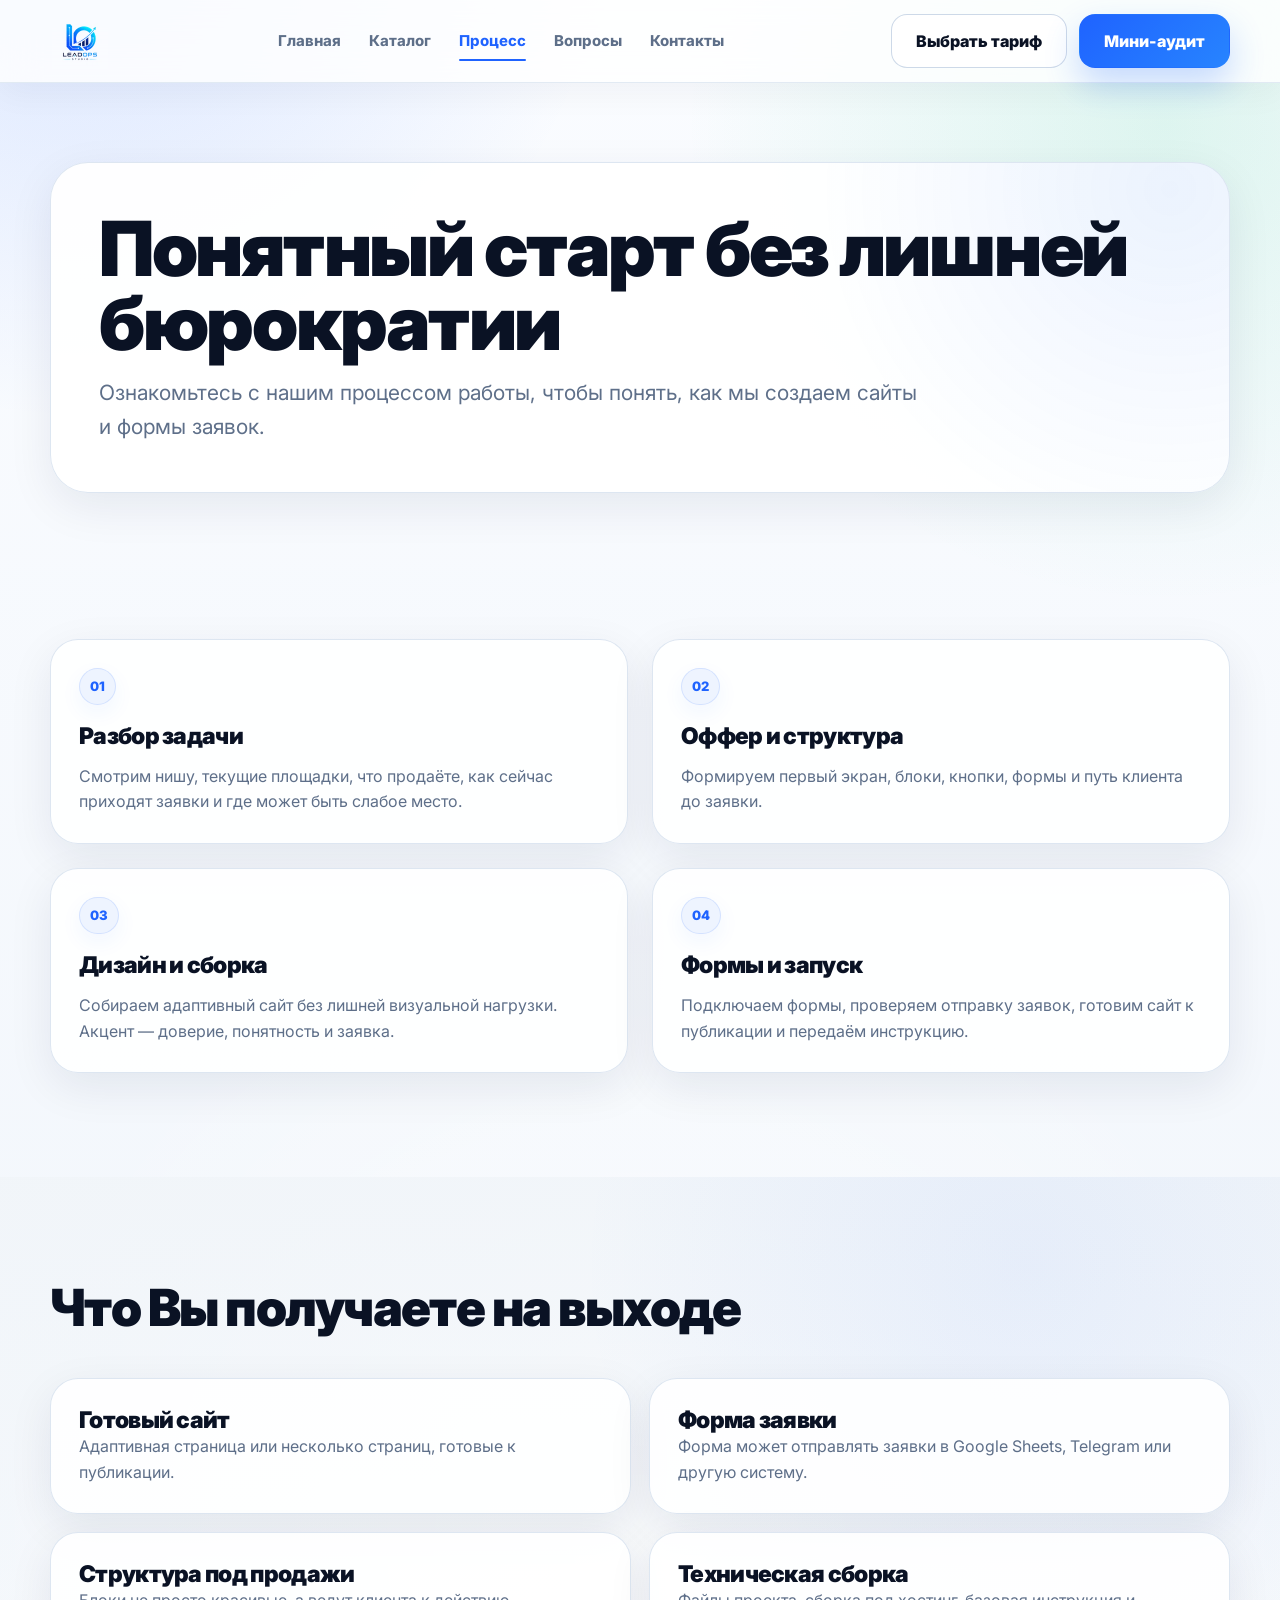
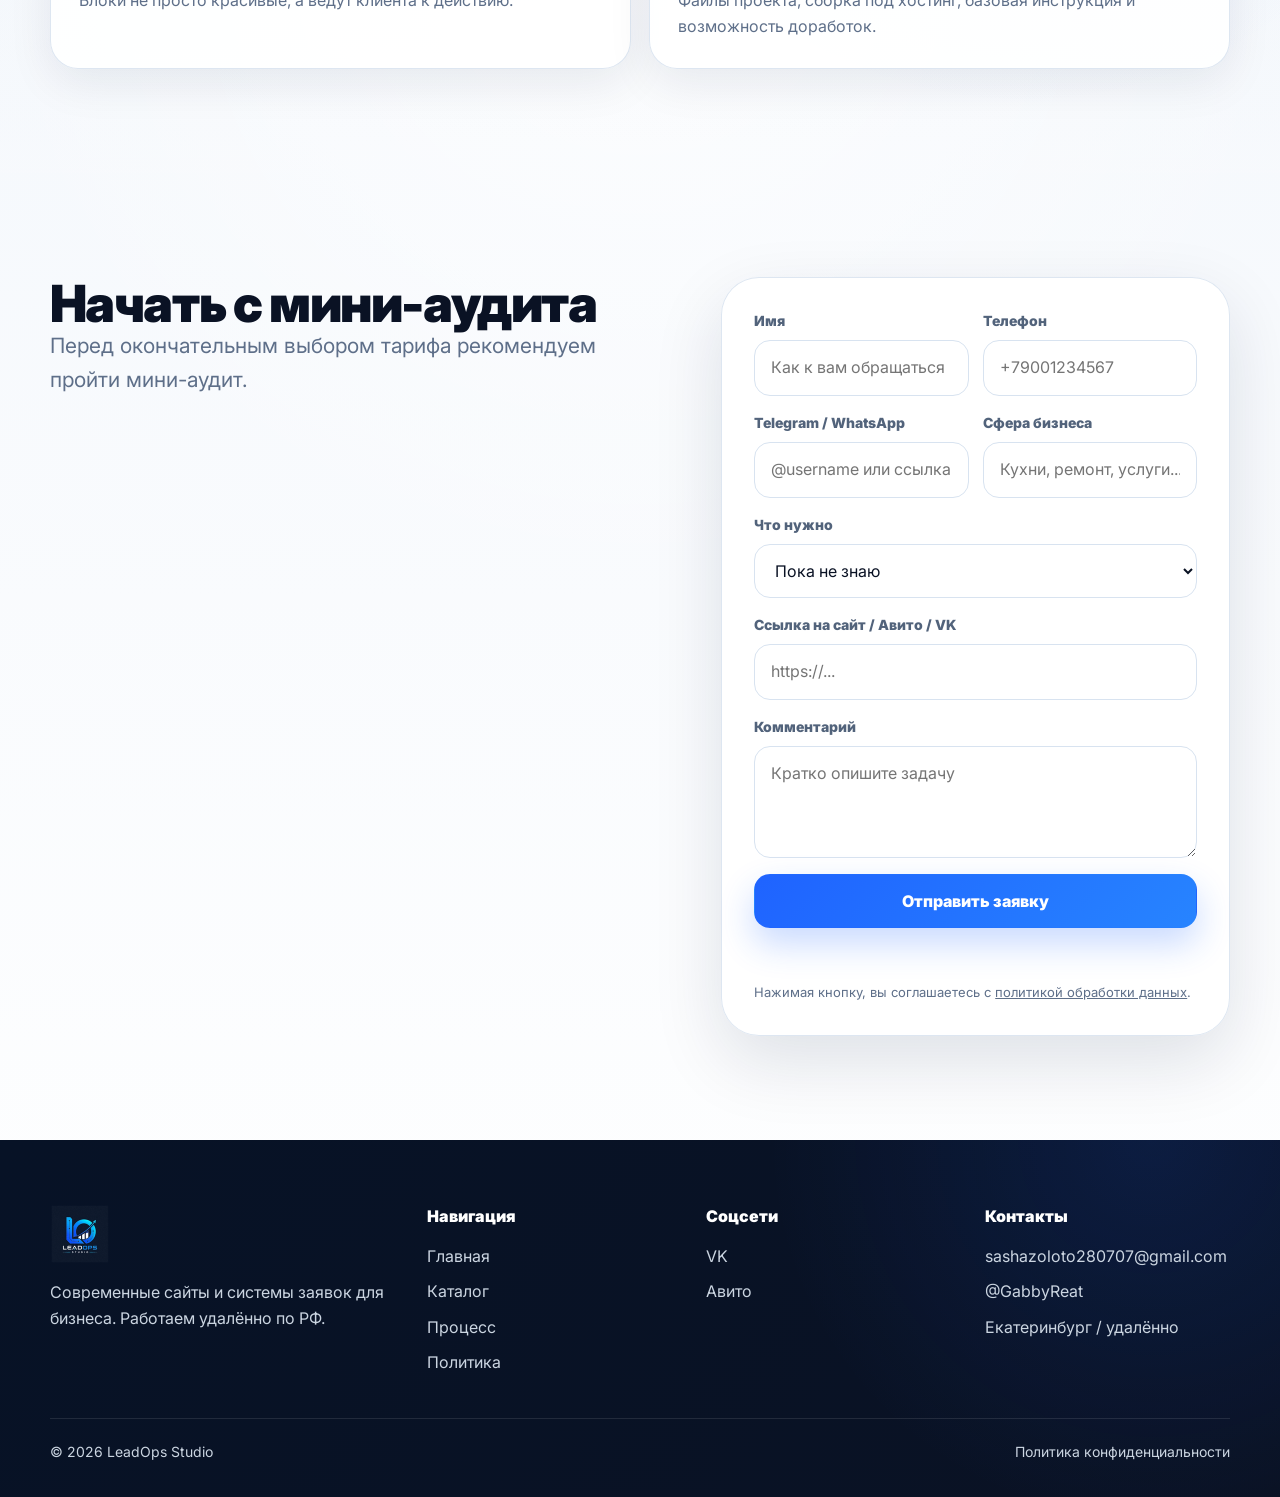
<file: process.html>
<!doctype html>
<html lang="ru">
<head>
<meta charset="utf-8">
<meta name="viewport" content="width=device-width, initial-scale=1">
<link rel="icon" type="image/webp" href="assets/img/logo/logo.webp">
<link rel="preconnect" href="https://fonts.googleapis.com">
<link rel="preconnect" href="https://fonts.gstatic.com" crossorigin>
<link href="https://fonts.googleapis.com/css2?family=Inter:wght@400;500;600;700;800;900&display=swap" rel="stylesheet">
<link rel="stylesheet" href="assets/css/main.css?v=2026.05.27.2148">
<title>Как работаем — LeadOps Studio</title>
<meta name="description" content="Процесс работы LeadOps Studio: от мини-аудита до запуска сайта и формы заявок.">
</head>
<body>
<header class="site-header">
  <div class="container header-inner">
    <a class="logo" href="index.html" aria-label="LeadOps Studio"><img src="assets/img/logo/logo.webp" alt="LeadOps Studio"></a>
    <nav class="nav" data-nav aria-label="Основная навигация">
      <a href="index.html" class="">Главная</a>
      <a href="catalog.html" class="">Каталог</a>
      <a href="process.html" class="is-active">Процесс</a>
      <a href="index.html#faq">Вопросы</a>
      <a href="#contacts">Контакты</a>
    </nav>
    <div class="header-actions">
      <a class="btn btn--ghost" href="catalog.html">Выбрать тариф</a>
      <a class="btn btn--primary" href="index.html#lead-form">Мини-аудит</a>
      <button class="menu-toggle" type="button" data-menu-toggle aria-label="Открыть меню" aria-expanded="false"><span></span><span></span><span></span></button>
    </div>
  </div>
</header>

<main class="page-main">
  <section class="page-hero">
    <div class="container">
      <div class="page-hero-card">
        <h1>Понятный старт без лишней бюрократии</h1>
        <p class="lead">Ознакомьтесь с нашим процессом работы, чтобы понять, как мы создаем сайты и формы заявок.</p>
      </div>
    </div>
  </section>

  <section class="section">
    <div class="container">
      <div class="grid grid-2">
        <div class="card process-card"><span class="badge">01</span><h3>Разбор задачи</h3><p class="text-muted">Смотрим нишу, текущие площадки, что продаёте, как сейчас приходят заявки и где может быть слабое место.</p></div>
        <div class="card process-card"><span class="badge">02</span><h3>Оффер и структура</h3><p class="text-muted">Формируем первый экран, блоки, кнопки, формы и путь клиента до заявки.</p></div>
        <div class="card process-card"><span class="badge">03</span><h3>Дизайн и сборка</h3><p class="text-muted">Собираем адаптивный сайт без лишней визуальной нагрузки. Акцент — доверие, понятность и заявка.</p></div>
        <div class="card process-card"><span class="badge">04</span><h3>Формы и запуск</h3><p class="text-muted">Подключаем формы, проверяем отправку заявок, готовим сайт к публикации и передаём инструкцию.</p></div>
      </div>
    </div>
  </section>

  <section class="section section--soft">
    <div class="container">
      <div class="section-head"><h2>Что Вы получаете на выходе</h2></div>
      <div class="deliverable-grid">
        <div class="card"><h3>Готовый сайт</h3><p class="text-muted">Адаптивная страница или несколько страниц, готовые к публикации.</p></div>
        <div class="card"><h3>Форма заявки</h3><p class="text-muted">Форма может отправлять заявки в Google Sheets, Telegram или другую систему.</p></div>
        <div class="card"><h3>Структура под продажи</h3><p class="text-muted">Блоки не просто красивые, а ведут клиента к действию.</p></div>
        <div class="card"><h3>Техническая сборка</h3><p class="text-muted">Файлы проекта, сборка под хостинг, базовая инструкция и возможность доработок.</p></div>
      </div>
    </div>
  </section>  

  <section class="section">
    <div class="container split split--start">
      <div class="section-head sticky-copy">
        <h2>Начать с мини-аудита</h2>
        <p class="lead">Перед окончательным выбором тарифа рекомендуем пройти мини-аудит.</p>
      </div>
      <div class="cta-card"><form class="form" data-lead-form >
  <input type="hidden" name="selected_tariff" value="Не выбран / заявка с главной">
  <input type="hidden" name="source" value="website_form">
  <div class="form-row">
    <div class="field"><label for="name">Имя</label><input id="name" name="name" type="text" placeholder="Как к вам обращаться" required></div>
    <div class="field"><label for="phone">Телефон</label><input id="phone" name="phone" type="tel" placeholder="+79001234567" required></div>
  </div>
  <div class="form-row">
    <div class="field"><label for="messenger">Telegram / WhatsApp</label><input id="messenger" name="messenger" type="text" placeholder="@username или ссылка"></div>
    <div class="field"><label for="business">Сфера бизнеса</label><input id="business" name="business" type="text" placeholder="Кухни, ремонт, услуги..."></div>
  </div>
  <div class="field"><label for="need">Что нужно</label><select id="need" name="need"><option value="Пока не знаю">Пока не знаю</option><option value="Обычный сайт">Обычный сайт</option><option value="Сайт с системой заявок">Сайт с системой заявок</option><option value="AI / автоматизация">AI / автоматизация</option></select></div>
  <div class="field"><label for="link">Ссылка на сайт / Авито / VK</label><input id="link" name="business_link" type="url" placeholder="https://..."></div>
  <div class="field"><label for="comment">Комментарий</label><textarea id="comment" name="comment" placeholder="Кратко опишите задачу"></textarea></div>
  <button class="btn btn--primary btn--wide" type="submit" data-default-text="Отправить заявку">Отправить заявку</button>
  <div class="form-status" data-form-status></div>
  <p class="form-note">Нажимая кнопку, вы соглашаетесь с <a href="privacy.html">политикой обработки данных</a>.</p>
</form></div>
    </div>
  </section>
</main>
<footer class="site-footer" id="contacts">
  <div class="container">
    <div class="footer-grid">
      <div class="stack">
        <a class="logo" href="index.html" aria-label="LeadOps Studio"><img src="assets/img/logo/logo-footer.webp" alt="LeadOps Studio"></a>
        <p>Современные сайты и системы заявок для бизнеса. Работаем удалённо по РФ.</p>
      </div>
      <div><div class="footer-title">Навигация</div><div class="footer-links"><a href="index.html">Главная</a><a href="catalog.html">Каталог</a><a href="process.html">Процесс</a><a href="privacy.html">Политика</a></div></div>
      <div><div class="footer-title">Соцсети</div><div class="footer-links"><a href="https://vk.com/club238644247" target="_blank" rel="noopener">VK</a><a href="https://www.avito.ru/ekaterinburg/predlozheniya_uslug/sayt_sistema_zayavok_dlya_biznesa_pod_klyuch_8059595661" target="_blank" rel="noopener">Авито</a></div></div>
      <div><div class="footer-title">Контакты</div><div class="footer-links"><a href="mailto:sashazoloto280707@gmail.com">sashazoloto280707@gmail.com</a><a href="https://t.me/GabbyReat" target="_blank" rel="noopener">@GabbyReat</a><span>Екатеринбург / удалённо</span></div></div>
    </div>
    <div class="footer-bottom"><span>© <span data-year></span> LeadOps Studio</span><a href="privacy.html">Политика конфиденциальности</a></div>
  </div>
</footer>
<script src="assets/js/config.js?v=2026.05.27.2148"></script>
<script type="module" src="assets/js/app.js?v=2026.05.27.2148"></script>
</body>
</html>
</file>
<file: assets/css/main.css>
@import url("./01-variables.css");
@import url("./02-reset.css");
@import url("./03-base.css");
@import url("./04-layout.css");
@import url("./05-components.css");
@import url("./06-header.css");
@import url("./07-hero.css");
@import url("./08-sections.css");
@import url("./09-catalog.css");
@import url("./10-forms.css");
@import url("./11-footer.css");
@import url("./12-responsive.css");
@import url("./13-polish.css");
</file>
